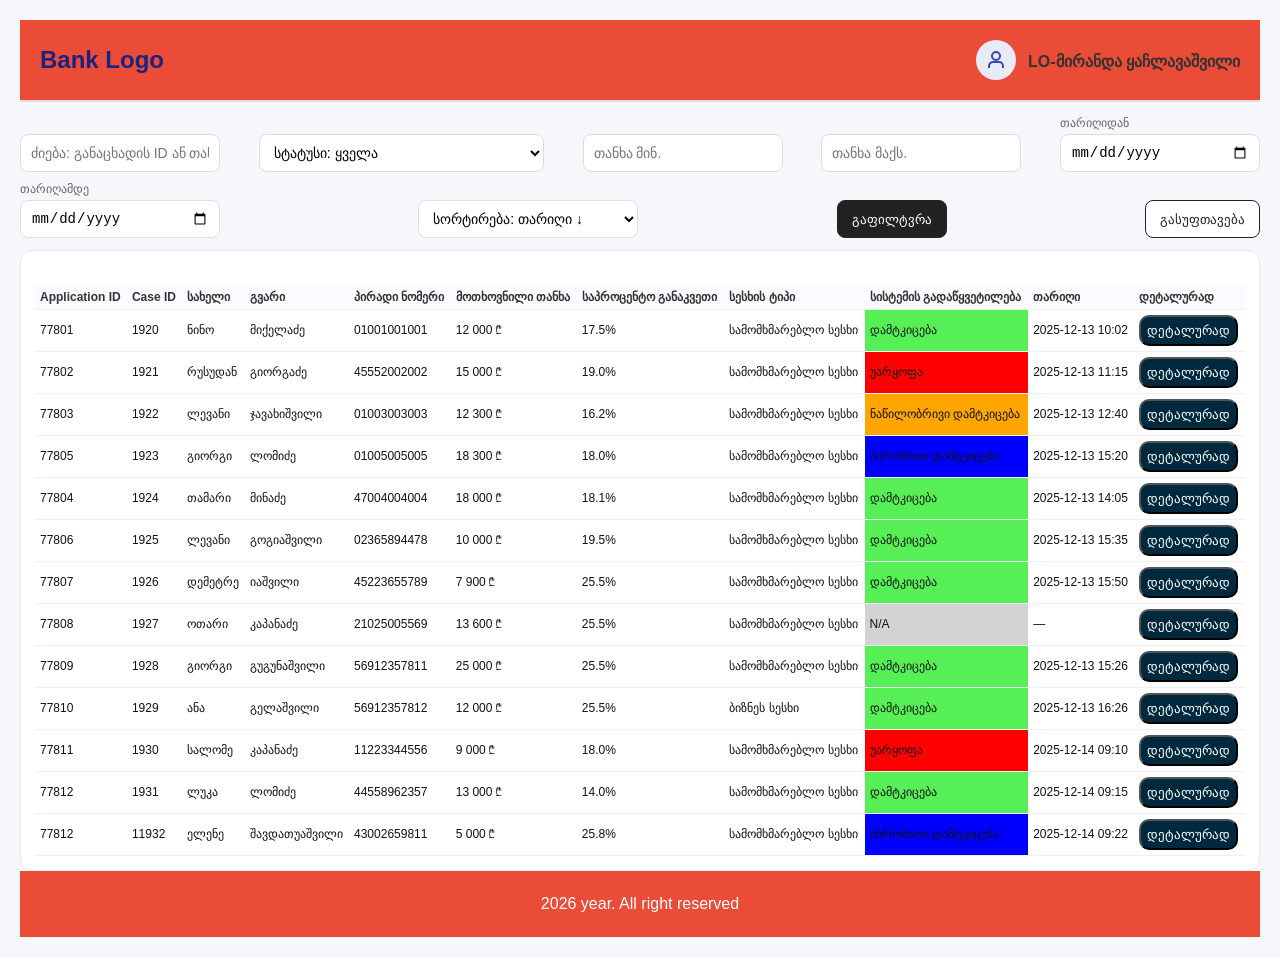
<file: index.html>
<!DOCTYPE html>
<html lang="ka">
  <head>
    <meta charset="UTF-8" />
    <meta name="viewport" content="width=device-width, initial-scale=1.0" />
    <title>LO Admin Panel</title>
    <link rel="stylesheet" href="./style.css" />
  </head>

  <body>
    <header>
      <div class="bank-logo">
        <h2>Bank Logo</h2>
      </div>

      <div class="user-info">
        <div class="user-icon">
          <svg
            width="24"
            height="24"
            viewBox="0 0 24 24"
            fill="none"
            stroke="currentColor"
          >
            <circle cx="12" cy="8" r="4" stroke-width="2" />
            <path
              d="M5 20v-2c0-2.2 1.8-4 4-4h6c2.2 0 4 1.8 4 4v2"
              stroke-width="2"
            />
          </svg>
        </div>
        <div class="user-details">
          <div class="user-name">LO-მირანდა ყაჩლავაშვილი</div>
        </div>
      </div>
    </header>
    <div class="controls">
      <!-- Search -->
      <input
        class="control-input"
        type="text"
        placeholder="ძიება: განაცხადის ID ან თანხა"
      />

      <!-- Filter: Status -->
      <select class="control-select">
        <option value="ALL">სტატუსი: ყველა</option>
        <option value="APPROVE">დამტკიცება</option>
        <option value="REJECT">უარყოფა</option>
        <option value="PARTIAL_APPROVE">ნაწილობრივი დამტკიცება</option>
        <option value="CONDITIONAL_APPROVE">პირობითი დამტკიცება</option>
        <option value="NONE">გადაწყვეტილება არ არის მიღებული</option>
      </select>

      <!-- Filter: Amount -->
      <input class="control-input" type="number" placeholder="თანხა მინ." />
      <input class="control-input" type="number" placeholder="თანხა მაქს." />

      <!-- Filter: Date -->
      <div class="control-field">
        <label class="control-label">თარიღიდან</label>
        <input class="control-input" type="date" />
      </div>

      <div class="control-field">
        <label class="control-label">თარიღამდე</label>
        <input class="control-input" type="date" />
      </div>

      <!-- Sort -->
      <select class="control-select">
        <option value="DATE_DESC">სორტირება: თარიღი ↓</option>
        <option value="DATE_ASC">სორტირება: თარიღი ↑</option>
        <option value="AMOUNT_DESC">სორტირება: თანხა ↓</option>
        <option value="AMOUNT_ASC">სორტირება: თანხა ↑</option>
      </select>

      <!-- Optional UI buttons -->
      <button class="control-btn" type="button">გაფილტვრა</button>
      <button class="control-btn secondary" type="button">გასუფთავება</button>
    </div>
    <div class="card">
      <h2></h2>

      <table>
        <thead>
          <tr>
            <th>Application ID</th>
            <th>Case ID</th>
            <th>სახელი</th>
            <th>გვარი</th>
            <th>პირადი ნომერი</th>
            <th>მოთხოვნილი თანხა</th>
            <th>საპროცენტო განაკვეთი</th>
            <th>სესხის ტიპი</th>
            <th>სისტემის გადაწყვეტილება</th>
            <th>თარიღი</th>
            <th>დეტალურად</th>
          </tr>
        </thead>
        <tbody>
          <tr class="case-row" data-id="A-77801">
            <td>77801</td>
            <td>1920</td>
            <td>ნინო</td>
            <td>მიქელაძე</td>
            <td>01001001001</td>
            <td>12 000 ₾</td>
            <td>17.5%</td>
            <td>სამომხმარებლო სესხი</td>
            <td class="approve">დამტკიცება</td>
            <td>2025-12-13 10:02</td>
            <td><button>დეტალურად</button></td>
          </tr>

          <tr class="case-row" data-id="A-77802">
            <td>77802</td>
            <td>1921</td>
            <td>რუსუდან</td>
            <td>გიორგაძე</td>
            <td>45552002002</td>
            <td>15 000 ₾</td>
            <td>19.0%</td>
            <td>სამომხმარებლო სესხი</td>
            <td class="reject">უარყოფა</td>
            <td>2025-12-13 11:15</td>
            <td><button>დეტალურად</button></td>
          </tr>

          <tr class="case-row" data-id="A-77803">
            <td>77803</td>
            <td>1922</td>
            <td>ლევანი</td>
            <td>ჯავახიშვილი</td>
            <td>01003003003</td>
            <td>12 300 ₾</td>
            <td>16.2%</td>
            <td>სამომხმარებლო სესხი</td>
            <td class="partial">ნაწილობრივი დამტკიცება</td>
            <td>2025-12-13 12:40</td>
            <td><button>დეტალურად</button></td>
          </tr>

          <tr class="case-row" data-id=">A-77804">
            <td>77805</td>
            <td>1923</td>
            <td>გიორგი</td>
            <td>ლომიძე</td>
            <td>01005005005</td>
            <td>18 300 ₾</td>
            <td>18.0%</td>
            <td>სამომხმარებლო სესხი</td>
            <td class="conditional">პირობითი დამტკიცება</td>
            <td>2025-12-13 15:20</td>
            <td><button>დეტალურად</button></td>
          </tr>
          <tr class="case-row" data-id=">A-77805">
            <td>77804</td>
            <td>1924</td>
            <td>თამარი</td>
            <td>მინაძე</td>
            <td>47004004004</td>
            <td>18 000 ₾</td>
            <td>18.1%</td>
            <td>სამომხმარებლო სესხი</td>
            <td class="approve">დამტკიცება</td>
            <td>2025-12-13 14:05</td>
            <td><button>დეტალურად</button></td>
          </tr>

          <tr class="case-row" data-id=">A-77806">
            <td>77806</td>
            <td>1925</td>
            <td>ლევანი</td>
            <td>გოგიაშვილი</td>
            <td>02365894478</td>
            <td>10 000 ₾</td>
            <td>19.5%</td>
            <td>სამომხმარებლო სესხი</td>
            <td class="approve">დამტკიცება</td>
            <td>2025-12-13 15:35</td>
            <td><button>დეტალურად</button></td>
          </tr>

          <tr class="case-row" data-id=">A-77807">
            <td>77807</td>
            <td>1926</td>
            <td>დემეტრე</td>
            <td>იაშვილი</td>
            <td>45223655789</td>
            <td>7 900 ₾</td>
            <td>25.5%</td>
            <td>სამომხმარებლო სესხი</td>
            <td class="approve">დამტკიცება</td>
            <td>2025-12-13 15:50</td>
            <td><button>დეტალურად</button></td>
          </tr>

          <tr class="case-row" data-id=">A-77808">
            <td>77808</td>
            <td>1927</td>
            <td>ოთარი</td>
            <td>კაპანაძე</td>
            <td>21025005569</td>
            <td>13 600 ₾</td>
            <td>25.5%</td>
            <td>სამომხმარებლო სესხი</td>
            <td class="no-desicion">N/A</td>
            <td>—</td>
            <td><button>დეტალურად</button></td>
          </tr>

          <tr class="case-row" data-id=">A-77809">
            <td>77809</td>
            <td>1928</td>
            <td>გიორგი</td>
            <td>გუგუნაშვილი</td>
            <td>56912357811</td>
            <td>25 000 ₾</td>
            <td>25.5%</td>
            <td>სამომხმარებლო სესხი</td>
            <td class="approve">დამტკიცება</td>
            <td>2025-12-13 15:26</td>
            <td><button>დეტალურად</button></td>
          </tr>

          <tr class="case-row" data-id=">A-77810">
            <td>77810</td>
            <td>1929</td>
            <td>ანა</td>
            <td>გელაშვილი</td>
            <td>56912357812</td>
            <td>12 000 ₾</td>
            <td>25.5%</td>
            <td>ბიზნეს სესხი</td>
            <td class="approve">დამტკიცება</td>
            <td>2025-12-13 16:26</td>
            <td><button>დეტალურად</button></td>
          </tr>

          <tr class="case-row" data-id=">A-77811">
            <td>77811</td>
            <td>1930</td>
            <td>სალომე</td>
            <td>კაპანაძე</td>
            <td>11223344556</td>
            <td>9 000 ₾</td>
            <td>18.0%</td>
            <td>სამომხმარებლო სესხი</td>
            <td class="reject">უარყოფა</td>
            <td>2025-12-14 09:10</td>
            <td><button>დეტალურად</button></td>
          </tr>
          <tr class="case-row" data-id=">A-77812">
            <td>77812</td>
            <td>1931</td>
            <td>ლუკა</td>
            <td>ლომიძე</td>
            <td>44558962357</td>
            <td>13 000 ₾</td>
            <td>14.0%</td>
            <td>სამომხმარებლო სესხი</td>
            <td class="approve">დამტკიცება</td>
            <td>2025-12-14 09:15</td>
            <td><button>დეტალურად</button></td>
          </tr>
          <tr class="case-row" data-id=">A-77813">
            <td>77812</td>
            <td>11932</td>
            <td>ელენე</td>
            <td>შავდათუაშვილი</td>
            <td>43002659811</td>
            <td>5 000 ₾</td>
            <td>25.8%</td>
            <td>სამომხმარებლო სესხი</td>
            <td class="conditional">პირობითი დამტკიცება</td>
            <td>2025-12-14 09:22</td>
            <td><button>დეტალურად</button></td>
          </tr>
        </tbody>
      </table>
    </div>
    <footer>2026 year. All right reserved</footer>
    <script src="./script.js"></script>
  </body>
</html>
</file>
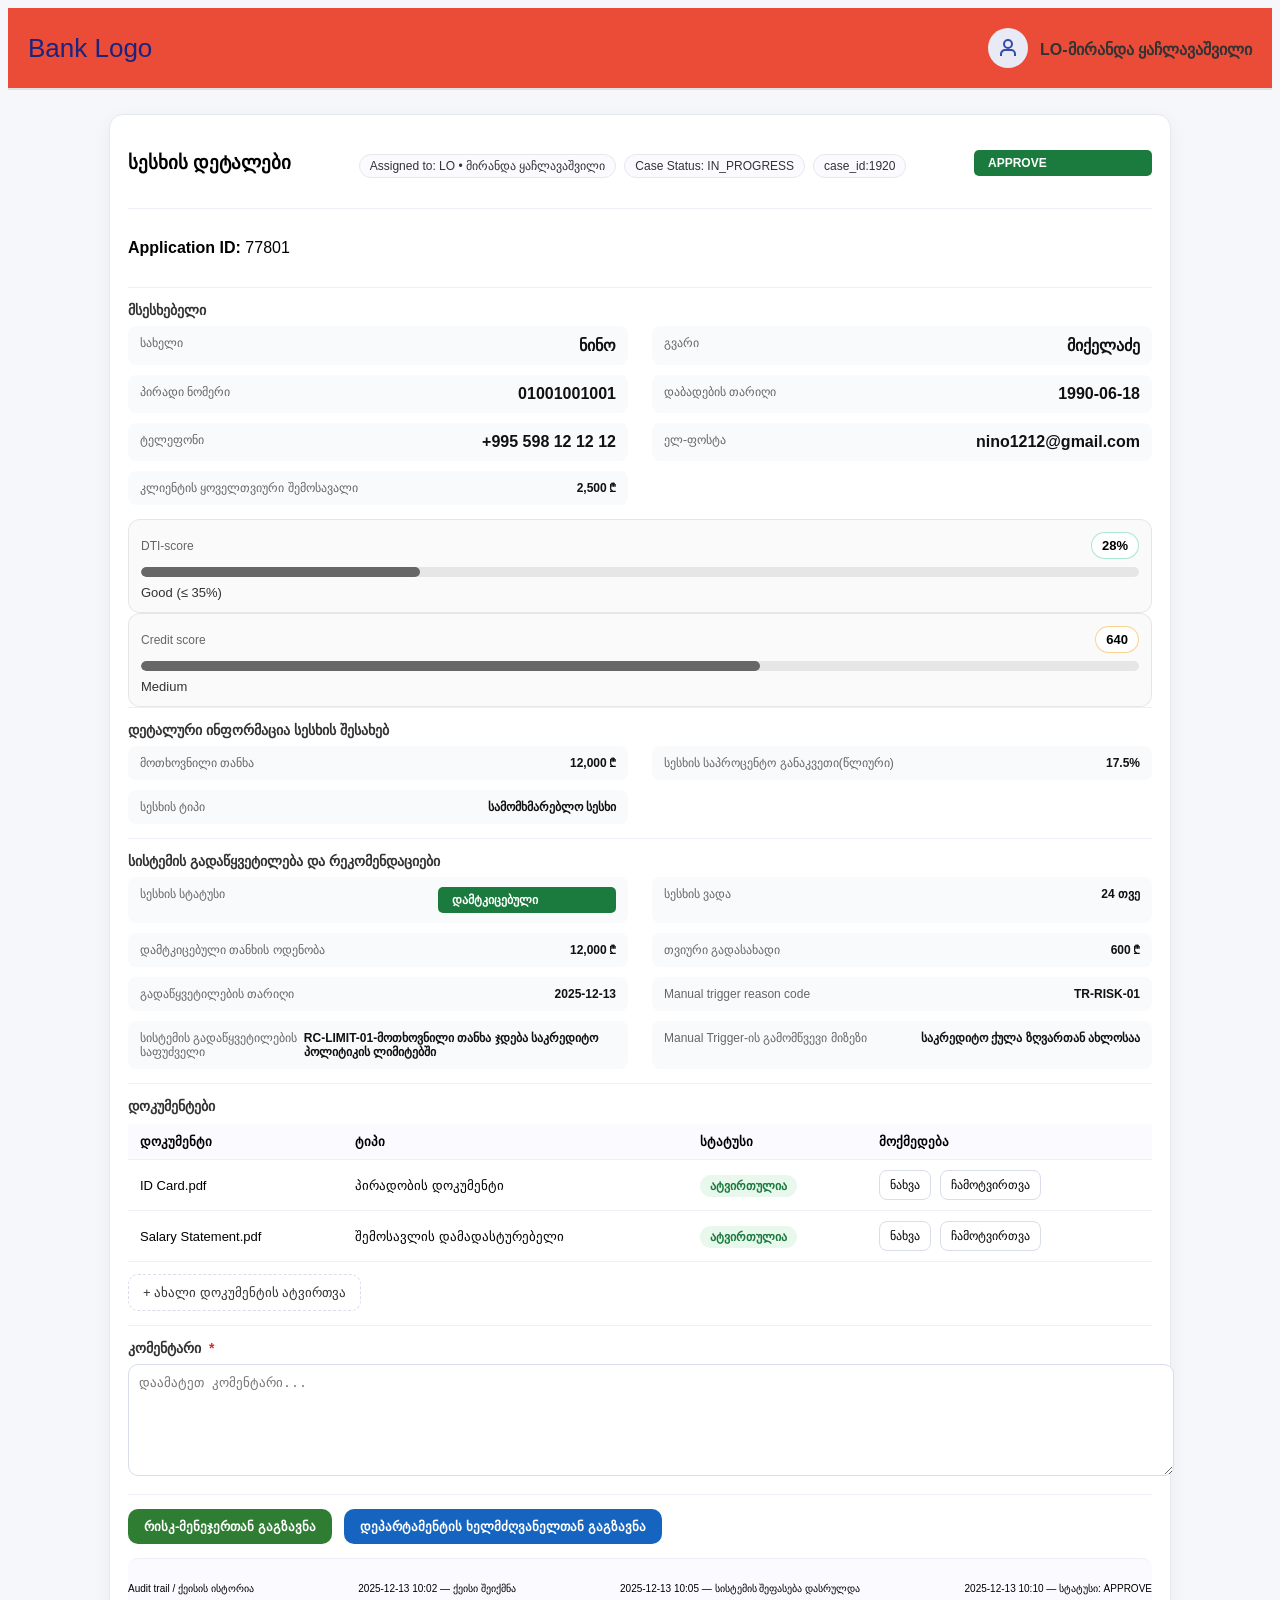
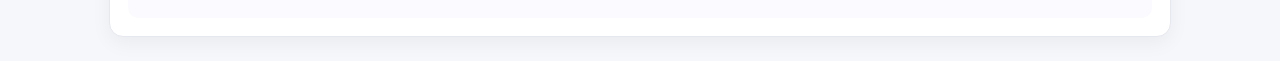
<file: details.html>
<!doctype html>
<html lang="ka">
  <head>
    <meta charset="UTF-8" />
    <meta name="viewport" content="width=device-width, initial-scale=1.0" />
    <title>Loan Details</title>
    <link rel="stylesheet" href="./details.css" />
  </head>

  <body>
    <header>
      <a href="index.html" class="bank-logo">Bank Logo</a>

      <div class="user-info">
        <div class="user-icon">
          <svg
            width="24"
            height="24"
            viewBox="0 0 24 24"
            fill="none"
            stroke="currentColor"
          >
            <circle cx="12" cy="8" r="4" stroke-width="2" />
            <path
              d="M5 20v-2c0-2.2 1.8-4 4-4h6c2.2 0 4 1.8 4 4v2"
              stroke-width="2"
            />
          </svg>
        </div>
        <div class="user-details">
          <div class="user-name">LO-მირანდა ყაჩლავაშვილი</div>
        </div>
      </div>
    </header>
    <div class="card hidden" data-id="A-77801">
      <div class="card-header">
        <h3>სესხის დეტალები</h3>
        <div class="meta">
          <span class="pill">Assigned to: LO • მირანდა ყაჩლავაშვილი</span>
          <span class="pill">Case Status: IN_PROGRESS</span>
          <span class="pill">case_id:1920</span>
        </div>
        <span class="status approve">APPROVE</span>
      </div>

      <div class="section">
        <p><strong>Application ID:</strong> 77801</p>
      </div>

      <div class="section">
        <h4>მსესხებელი</h4>

        <div class="info-grid">
          <div><span class="label">სახელი</span><span>ნინო</span></div>
          <div><span class="label">გვარი</span><span>მიქელაძე</span></div>
          <div>
            <span class="label">პირადი ნომერი</span><span>01001001001</span>
          </div>
          <div>
            <span class="label">დაბადების თარიღი</span><span>1990-06-18</span>
          </div>
          <div>
            <span class="label">ტელეფონი</span><span>+995 598 12 12 12</span>
          </div>

          <div>
            <span class="label">ელ-ფოსტა</span><span>nino1212@gmail.com</span>
          </div>
          <div>
            <span class="label">კლიენტის ყოველთვიური შემოსავალი</span>
            <span class="value">2,500 ₾</span>
          </div>
        </div>
      </div>
      <!-- NEW: Scores -->
      <div class="score wide">
        <div class="score-head">
          <span class="label">DTI-score</span>
          <span class="score-badge good" id="dtiBadge">28%</span>
        </div>

        <div
          class="meter"
          role="progressbar"
          aria-valuemin="0"
          aria-valuemax="100"
          aria-valuenow="28"
        >
          <div class="meter-bar" id="dtiBar" style="width: 28%"></div>
        </div>

        <div class="score-hint" id="dtiHint">Good (≤ 35%)</div>
      </div>

      <div class="score wide">
        <div class="score-head">
          <span class="label">Credit score</span>
          <span class="score-badge mid" id="csBadge">640</span>
        </div>

        <div
          class="meter meter-score"
          role="progressbar"
          aria-valuemin="300"
          aria-valuemax="850"
          aria-valuenow="640"
        >
          <!-- width 계산: (score-300)/(850-300)= (640-300)/550=0.618 => 61.8% -->
          <div class="meter-bar" id="csBar" style="width: 62%"></div>
        </div>

        <div class="score-hint" id="csHint">Medium</div>
      </div>

      <div class="section">
        <h4>დეტალური ინფორმაცია სესხის შესახებ</h4>

        <div class="info-grid">
          <div>
            <span class="label">მოთხოვნილი თანხა</span
            ><span class="value">12,000 ₾</span>
          </div>
          <div>
            <span class="label">სესხის საპროცენტო განაკვეთი(წლიური)</span
            ><span class="value">17.5%</span>
          </div>
          <div>
            <span class="label">სესხის ტიპი</span
            ><span class="value">სამომხმარებლო სესხი</span>
          </div>
        </div>
      </div>

      <div class="section">
        <h4>სისტემის გადაწყვეტილება და რეკომენდაციები</h4>

        <div class="info-grid">
          <div>
            <span class="label">სესხის სტატუსი</span>
            <span class="value status approve" style="color: white"
              >დამტკიცებული</span
            >
          </div>
          <div>
            <span class="label">სესხის ვადა</span>
            <span class="value">24 თვე</span>
          </div>

          <div>
            <span class="label">დამტკიცებული თანხის ოდენობა</span>
            <span class="value">12,000 ₾</span>
          </div>
          <div>
            <span class="label">თვიური გადასახადი</span>
            <span class="value">600 ₾</span>
          </div>

          <div>
            <span class="label">გადაწყვეტილების თარიღი</span>
            <span class="value">2025-12-13</span>
          </div>

          <div>
            <span class="label">Manual trigger reason code</span>
            <span class="value">TR-RISK-01</span>
          </div>

          <div>
            <span class="label">სისტემის გადაწყვეტილების საფუძველი</span>
            <span class="value"
              >RC-LIMIT-01-მოთხოვნილი თანხა ჯდება საკრედიტო პოლიტიკის
              ლიმიტებში</span
            >
          </div>
          <div>
            <span class="label">Manual Trigger-ის გამომწვევი მიზეზი</span>
            <span class="value">საკრედიტო ქულა ზღვართან ახლოსაა</span>
          </div>
        </div>
      </div>

      <div class="section">
        <h4>დოკუმენტები</h4>

        <table class="docs-table">
          <thead>
            <tr>
              <th>დოკუმენტი</th>
              <th>ტიპი</th>
              <th>სტატუსი</th>
              <th>მოქმედება</th>
            </tr>
          </thead>
          <tbody>
            <tr>
              <td>ID Card.pdf</td>
              <td>პირადობის დოკუმენტი</td>
              <td><span class="doc-status ok">ატვირთულია</span></td>
              <td>
                <button class="doc-btn">ნახვა</button>
                <button class="doc-btn">ჩამოტვირთვა</button>
              </td>
            </tr>

            <tr>
              <td>Salary Statement.pdf</td>
              <td>შემოსავლის დამადასტურებელი</td>
              <td><span class="doc-status ok">ატვირთულია</span></td>
              <td>
                <button class="doc-btn">ნახვა</button>
                <button class="doc-btn">ჩამოტვირთვა</button>
              </td>
            </tr>
          </tbody>
        </table>
        <div class="upload-box">
          <label class="upload-label">
            <input type="file" class="docUpload" hidden />
            + ახალი დოკუმენტის ატვირთვა
          </label>

          <div class="upload-picked hidden">
            <span class="file-info"></span>
            <button type="button" class="remove-file">✕</button>
          </div>
        </div>
      </div>

      <div class="section">
        <h4>
          კომენტარი
          <span class="required">*</span>
        </h4>
        <textarea placeholder="დაამატეთ კომენტარი..." required></textarea>
      </div>
      <div class="error-msg hidden commentError">
        კომენტარი სავალდებულოა და უნდა შეიცავდეს მინიმუმ 3 სიტყვას
      </div>

      <div class="section actions">
        <button class="btn manager btnRisk">რისკ-მენეჯერთან გაგზავნა</button>
        <button class="btn head btnHead">
          დეპარტამენტის ხელმძღვანელთან გაგზავნა
        </button>
      </div>

      <div class="section audit">
        <p>Audit trail / ქეისის ისტორია</p>
        <p>2025-12-13 10:02 — ქეისი შეიქმნა</p>
        <p>2025-12-13 10:05 — სისტემის შეფასება დასრულდა</p>
        <p>2025-12-13 10:10 — სტატუსი: APPROVE</p>
      </div>
    </div>

    <script src="./script.js"></script>
  </body>
</html>
</file>
<file: style.css>
* {
  box-sizing: border-box;
}
body {
  margin: 0;
  font-family: Arial, sans-serif;
  background: #f6f7fb;
  color: #111;
}

header {
  display: flex;
  justify-content: space-between;
  align-items: center;
  padding: 20px;
  background-color: rgb(234, 76, 56);
  border-bottom: 2px solid #e0e0e0;
  font-family: Arial, sans-serif;
  width: 100%;
}

.bank-logo h2 {
  margin: 0;
  color: #1a237e;
  font-size: 24px;
}

.user-info {
  display: flex;
  align-items: center;
  gap: 12px;
}

.user-icon {
  width: 40px;
  height: 40px;
  display: flex;
  align-items: center;
  justify-content: center;
  background-color: #e8eaf6;
  border-radius: 50%;
  color: #3949ab;
}

.user-details {
  text-align: right;
}

.lo-label {
  font-size: 12px;
  font-weight: bold;
  color: #666;
  text-transform: uppercase;
  letter-spacing: 0.5px;
}

.user-name {
  font-size: 16px;
  font-weight: 600;
  color: #333;
  margin-top: 2px;
}

.tableWrap {
  margin-top: 14px;
  background: #fff;
  border: 1px solid #e6e8ef;
  border-radius: 12px;
  overflow: hidden;
}
h2 {
  text-align: center;
}
.table {
  width: 100%;
  border-collapse: collapse;
}
th,
td {
  padding: 5px;
  border-bottom: 1px solid #eef0f7;
  text-align: left;
  font-size: 12px;
}
th {
  background: #fbfbff;
  color: #333;
  font-weight: 700;
}
th:hover {
  background-color: #d9dcea;
}
.rowBtn {
  padding: 5px;
  border: 1px solid #d9dcea;
  border-radius: 10px;
  background: #fff;
  cursor: pointer;
}
.rowBtn:hover {
  background: #f3f4ff;
}

.badge {
  display: inline-flex;
  padding: 4px 10px;
  border-radius: 999px;
  font-size: 12px;
  border: 1px solid #d9dcea;
}

.empty {
  padding: 18px;
  color: #555;
}
.hidden {
  display: none;
}

body {
  font-family: Arial, sans-serif;
  padding: 20px;
  background: #f6f7fb;
}
.card {
  background: #fff;
  border: 1px solid #e6e8ef;
  border-radius: 12px;
  padding: 14px;
}
table {
  width: 100%;
  border-collapse: collapse;
}

button {
  background-color: #00293d;
  padding: 6px;
  color: white;
  border-radius: 10px;
}
.approve {
  background-color: rgb(86, 240, 86);
}
.reject {
  background-color: red;
}
.partial {
  background-color: orange;
}
.no-desicion {
  background-color: lightgrey;
}
.conditional {
  background-color: blue;
}
.hidden {
  display: none;
}

.case-row {
  cursor: pointer;
}
.case-row:hover {
  background: #f3f4ff;
}

footer {
  background-color: rgb(234, 76, 56);
  padding: 24px;
  text-align: center;
  color: white;
}
.controls {
  display: flex;
  justify-content: space-between;
  flex-wrap: wrap;
  gap: 10px;
  align-items: end;
  margin: 14px 0 12px;
}

.control-input,
.control-select {
  height: 38px;
  padding: 0 10px;
  border: 1px solid #ddd;
  border-radius: 8px;
  outline: none;
  background: #fff;
  font-size: 14px;
}

.control-input {
  min-width: 200px;
}

.control-select {
  min-width: 220px;
}

.control-field {
  display: flex;
  flex-direction: column;
  gap: 4px;
}

.control-label {
  font-size: 12px;
  color: #666;
}

.control-btn {
  height: 38px;
  padding: 0 14px;
  border: 1px solid #222;
  background: #222;
  color: #fff;
  border-radius: 8px;
  cursor: pointer;
}

.control-btn.secondary {
  background: #fff;
  color: #222;
}

@media (max-width: 1200px) {
  /* Desktop-only layout: optimized for >=1024px, no mobile support */

  body {
    margin: 0;
    font-family: Arial, sans-serif;
    background: #f6f7fb;
    color: #111;
  }

  /* Center page content with max width 1024 */
  .card {
    max-width: 1024px;
    width: 100%;
    margin: 20px auto;
    padding: 20px;
    background: #fff;
    border: 1px solid #e6e8ef;
    border-radius: 14px;
    box-shadow: 0 6px 20px rgba(0, 0, 0, 0.05);
  }

  /* If the viewport is smaller than 1024, we DON'T adapt; we just allow horizontal scroll */
  body {
    min-width: 1024px;
  }

  /* Header */
  .card-header {
    display: flex;
    justify-content: space-between;
    align-items: flex-start;
    gap: 16px;
  }

  .header-left h2 {
    margin: 0;
  }

  .meta {
    margin-top: 8px;
    display: flex;
    gap: 8px;
    flex-wrap: wrap;
  }

  .pill {
    display: inline-flex;
    align-items: center;
    font-size: 12px;
    padding: 4px 10px;
    border-radius: 999px;
    border: 1px solid #e6e8ef;
    background: #fbfbff;
    color: #333;
  }

  /* Sections */
  .section {
    padding: 16px 0;
    border-top: 1px solid #eef0f7;
  }

  .section:first-of-type {
    border-top: none;
  }

  .section h4 {
    margin: 0 0 10px;
    font-size: 14px;
    color: #333;
  }

  /* Info grid: 2 columns always */
  .info-grid {
    display: grid;
    grid-template-columns: repeat(2, minmax(0, 1fr));
    gap: 14px 22px;
  }

  .info-grid > div {
    background: #f9fafc;
    border: 1px solid #eef0f7;
    border-radius: 10px;
    padding: 10px 12px;
    display: flex;
    flex-direction: column;
    gap: 4px;
  }

  .label {
    font-size: 12px;
    color: #666;
  }

  .value {
    font-size: 14px;
    font-weight: 600;
    color: #111;
  }

  /* Status pill (you already have .status.approve etc.) */
  .status {
    display: inline-flex;
    align-items: center;
    justify-content: center;
    min-width: 120px;
    height: 32px;
    padding: 0 12px;
    border-radius: 8px;
    font-size: 12px;
    font-weight: 700;
  }

  /* Documents table */
  .docs-table {
    width: 100%;
    border-collapse: collapse;
    margin-top: 10px;
  }

  .docs-table th,
  .docs-table td {
    padding: 10px 12px;
    border-bottom: 1px solid #eef0f7;
    text-align: left;
    font-size: 13px;
    vertical-align: middle;
  }

  .docs-table th {
    background: #fbfbff;
    font-weight: 700;
  }

  /* Upload UI */
  .upload-box {
    margin-top: 12px;
    display: flex;
    gap: 12px;
    align-items: center;
  }

  .upload-label {
    display: inline-block;
    padding: 10px 14px;
    border-radius: 10px;
    border: 1px dashed #d9dcea;
    cursor: pointer;
    font-size: 13px;
    background: #fff;
  }

  .upload-label:hover {
    background: #f9fafc;
  }

  .upload-picked {
    padding: 10px 12px;
    border: 1px solid #eef0f7;
    background: #fbfbff;
    border-radius: 10px;
    font-size: 13px;
    display: flex;
    align-items: center;
    gap: 12px;
  }

  .file-info {
    font-weight: 600;
  }

  .remove-file {
    border: none;
    background: transparent;
    color: #b71c1c;
    font-size: 16px;
    cursor: pointer;
    font-weight: 700;
  }

  .remove-file:hover {
    color: #d32f2f;
  }

  /* Comment + error */
  textarea {
    width: 100%;
    min-height: 90px;
    border-radius: 10px;
    border: 1px solid #d9dcea;
    padding: 10px;
    resize: vertical;
  }

  .required {
    color: #d32f2f;
    font-weight: 800;
    margin-left: 4px;
  }

  .error-msg {
    color: #b71c1c;
    font-size: 12px;
    margin-top: -8px; /* pulls it closer to textarea section */
  }

  .actions {
    display: flex;
    gap: 12px;
    flex-wrap: wrap;
  }

  /* utility */
  .hidden {
    display: none;
  }
}
.case-row {
  cursor: pointer;
}

.case-row:hover {
  background: #f3f4ff;
}
</file>
<file: details.css>
body {
  font-family: Arial, sans-serif;
  background: #f6f7fb;
}
header {
  display: flex;
  justify-content: space-between;
  align-items: center;
  padding: 20px;
  background-color: rgb(234, 76, 56);
  border-bottom: 2px solid #e0e0e0;
  font-family: Arial, sans-serif;
}

.bank-logo h2 {
  margin: 0;
  color: #1a237e;
  font-size: 24px;
}

.user-info {
  display: flex;
  align-items: center;
  gap: 12px;
}

.user-icon {
  width: 40px;
  height: 40px;
  display: flex;
  align-items: center;
  justify-content: center;
  background-color: #e8eaf6;
  border-radius: 50%;
  color: #3949ab;
}

.user-details {
  text-align: right;
}

.lo-label {
  font-size: 12px;
  font-weight: bold;
  color: #666;
  text-transform: uppercase;
  letter-spacing: 0.5px;
}

.user-name {
  font-size: 16px;
  font-weight: 600;
  color: #333;
  margin-top: 2px;
}

h2 {
  text-align: center;
  margin-bottom: 20px;
}

.hidden {
  display: none;
}

.card {
  background: #fff;
  border: 1px solid #e6e8ef;
  border-radius: 14px;
  padding: 18px;
  max-width: 820px;
  margin: 24px auto;
  box-shadow: 0 6px 20px rgba(0, 0, 0, 0.05);
  max-width: 1024px;
  width: 100%;
}

.card-header {
  display: flex;
  justify-content: space-between;
  align-items: center;
  margin-bottom: 16px;
}

.section {
  padding: 14px 0;
  border-top: 1px solid #eef0f7;
}

.section:first-of-type {
  border-top: none;
}

.section h4 {
  margin: 0 0 8px;
  font-size: 14px;
  color: #333;
}

.status {
  padding: 6px 14px;
  border-radius: 5px;
  font-size: 12px;
  font-weight: 600;
}

.status.approve {
  background-color: #1b7a3d;
  width: 150px;
  color: white;
}

.tag {
  display: inline-block;
  background: #f3f4ff;
  border: 1px solid #d9dcea;
  border-radius: 8px;
  padding: 4px 8px;
  font-size: 12px;
  margin-right: 6px;
}

.highlight {
  background: #fbfbff;
  border-radius: 10px;
  padding: 12px;
}

.docs {
  margin: 0 0 10px;
  padding-left: 18px;
}

.upload {
  display: flex;
  gap: 10px;
  align-items: center;
}

textarea {
  width: 100%;
  min-height: 90px;
  border-radius: 10px;
  border: 1px solid #d9dcea;
  padding: 10px;
  resize: vertical;
}

.actions {
  display: flex;
  gap: 12px;
  flex-wrap: wrap;
}

.btn {
  padding: 10px 16px;
  border-radius: 10px;
  border: none;
  cursor: pointer;
  font-weight: 600;
}

.btn.manager {
  background: #2e7d32;
  color: white;
}

.btn.head {
  background: #1565c0;
  color: white;
}

.btn:hover {
  opacity: 0.9;
}

.audit {
  background: #fbfbff;
  border-radius: 10px;
  font-size: 10px;
  justify-content: space-between;
  display: flex;
  align-items: center;
}
.info-grid {
  display: grid;
  grid-template-columns: repeat(2, minmax(0, 1fr));
  gap: 10px 24px;
}

.info-grid > div {
  display: flex;
  justify-content: space-between;
  background: #f9fafc;
  padding: 10px 12px;
  border-radius: 8px;
}

.label {
  font-size: 12px;
  color: #666;
}

.info-grid span:last-child {
  font-weight: 600;
  color: #111;
}

/* Mobile */
@media (max-width: 768px) {
  .info-grid {
    grid-template-columns: 1fr;
  }
}
.docs-table {
  width: 100%;
  border-collapse: collapse;
  margin-top: 10px;
}

.docs-table th,
.docs-table td {
  padding: 10px 12px;
  border-bottom: 1px solid #eef0f7;
  text-align: left;
  font-size: 13px;
}

.docs-table th {
  background: #fbfbff;
  font-weight: 600;
}

.doc-status {
  padding: 4px 10px;
  border-radius: 999px;
  font-size: 12px;
  font-weight: 600;
}

.doc-status.ok {
  background: #e8f8ec;
  color: #1b7a3d;
}

.doc-status.pending {
  background: #fff3cd;
  color: #856404;
}

.doc-btn {
  height: 30px;
  padding: 0 10px;
  border-radius: 8px;
  border: 1px solid #d9dcea;
  background: #fff;
  cursor: pointer;
  margin-right: 6px;
  font-size: 12px;
}

.doc-btn:hover {
  background: #f3f4ff;
}

.upload-box {
  margin-top: 12px;
}

.upload-label {
  display: inline-block;
  padding: 10px 14px;
  border-radius: 10px;
  border: 1px dashed #d9dcea;
  cursor: pointer;
  font-size: 13px;
  color: #333;
}

.upload-label:hover {
  background: #f9fafc;
}
.required {
  color: #d32f2f;
  font-weight: bold;
  margin-left: 4px;
}

.error-msg {
  color: #b71c1c;
  font-size: 12px;
  margin-top: 6px;
}
.upload-picked {
  margin-top: 10px;
  padding: 10px 12px;
  border: 1px solid #eef0f7;
  background: #fbfbff;
  border-radius: 10px;
  font-size: 13px;

  display: flex;
  justify-content: space-between;
  align-items: center;
  gap: 10px;
}

.remove-file {
  border: none;
  background: transparent;
  color: #b71c1c;
  font-size: 16px;
  cursor: pointer;
  font-weight: bold;
}

.remove-file:hover {
  color: #d32f2f;
}

.hidden {
  display: none;
}
.meta {
  margin-top: 6px;
  display: flex;
  gap: 8px;
  flex-wrap: wrap;
}

.pill {
  display: inline-block;
  font-size: 12px;
  padding: 4px 10px;
  border-radius: 999px;
  border: 1px solid #e6e8ef;
  background: #fbfbff;
  color: #333;
}
.bank-logo {
  color: #1a237e;
  text-decoration: none;
  font-size: 26px;
}
.Reject {
  background-color: #d32f2f;
  color: white;
}
.value {
  font-size: 12px;
}
.partial-approve {
  background-color: orange;
}
/* Scores block */
.score {
  display: grid;
  gap: 8px;
  padding: 12px;
  border: 1px solid rgba(0, 0, 0, 0.08);
  border-radius: 12px;
  background: rgba(0, 0, 0, 0.02);
}

.score-head {
  display: flex;
  align-items: center;
  justify-content: space-between;
  gap: 12px;
}

.score-badge {
  font-weight: 700;
  padding: 6px 10px;
  border-radius: 999px;
  font-size: 13px;
  line-height: 1;
  border: 1px solid rgba(0, 0, 0, 0.12);
  background: #fff;
}

/* status colors (keep simple) */
.score-badge.good {
  border-color: rgba(16, 185, 129, 0.35);
}
.score-badge.mid {
  border-color: rgba(245, 158, 11, 0.45);
}
.score-badge.bad {
  border-color: rgba(239, 68, 68, 0.45);
}

.meter {
  height: 10px;
  width: 100%;
  background: rgba(0, 0, 0, 0.08);
  border-radius: 999px;
  overflow: hidden;
}

.meter-bar {
  height: 100%;
  width: 0%;
  border-radius: 999px;
  background: rgba(0, 0, 0, 0.55);
  transition: width 200ms ease;
}

.score-hint {
  font-size: 13px;
  opacity: 0.8;
}
</file>
